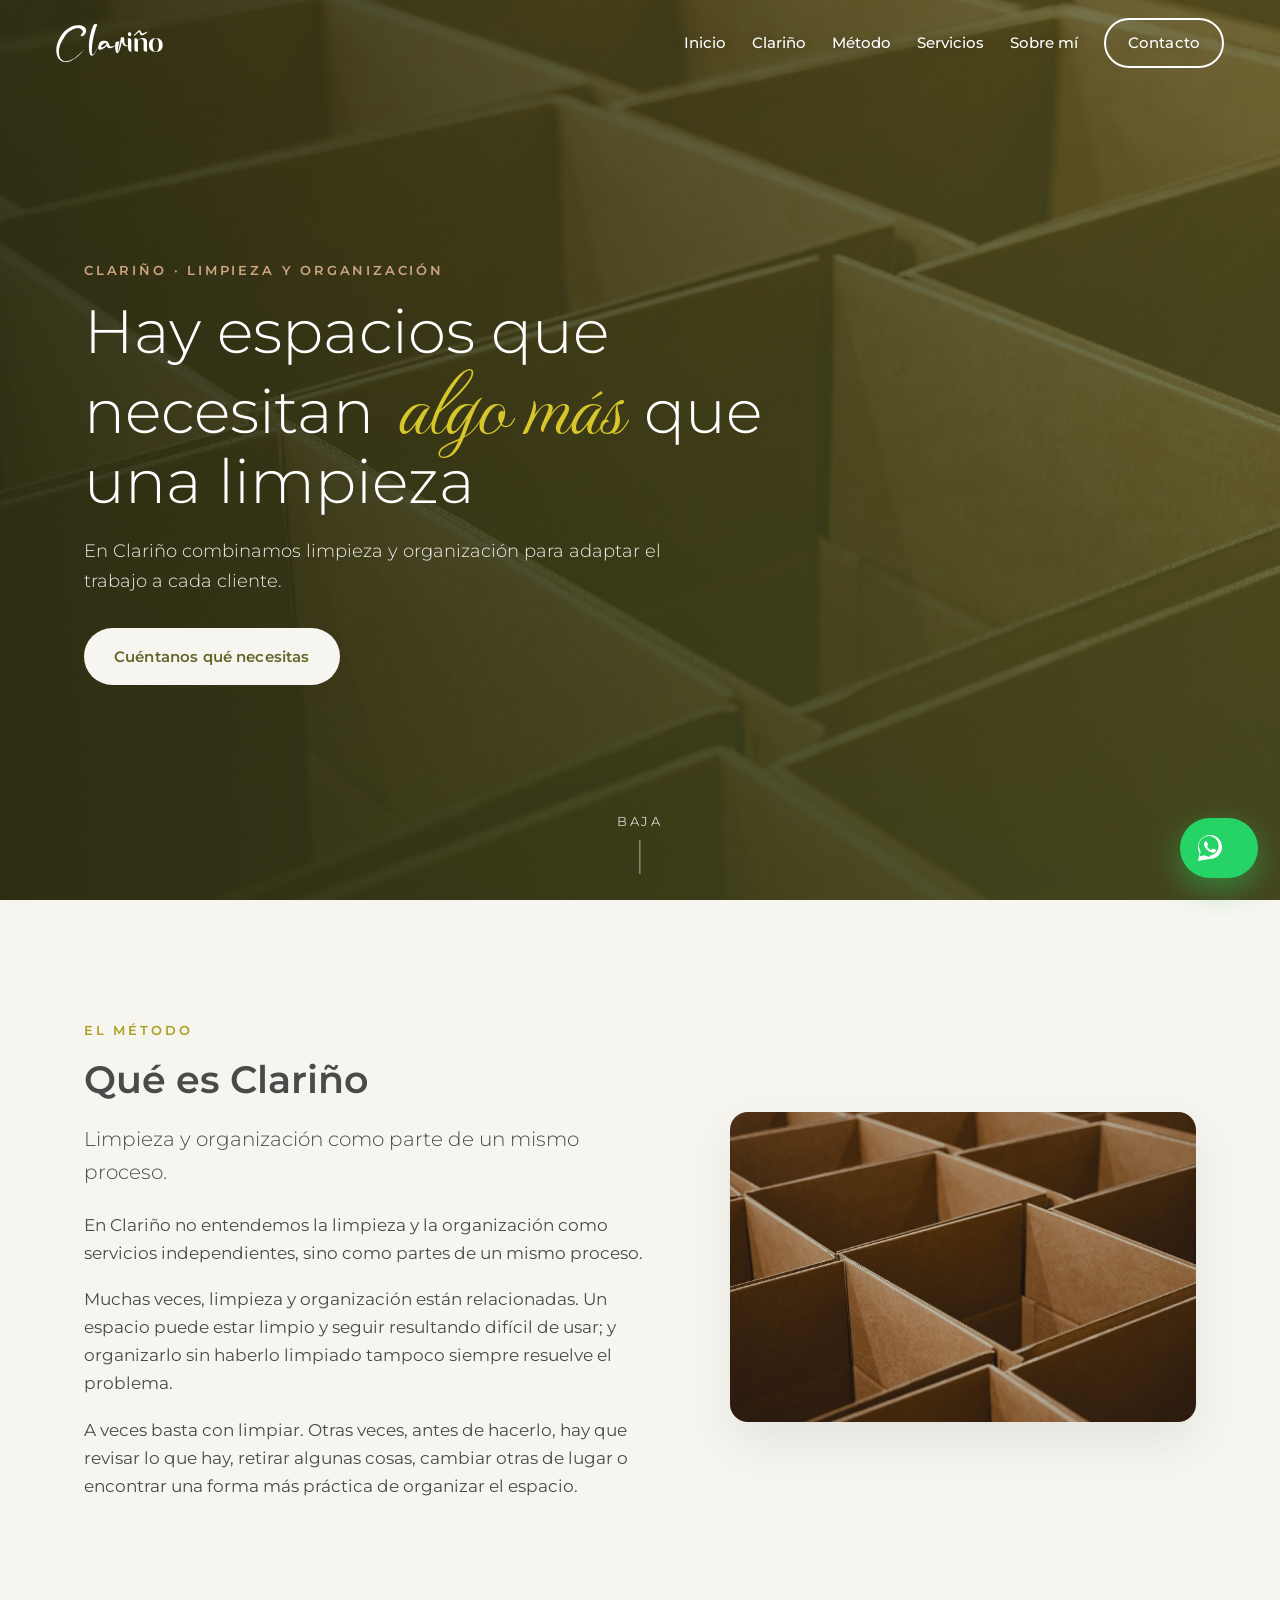
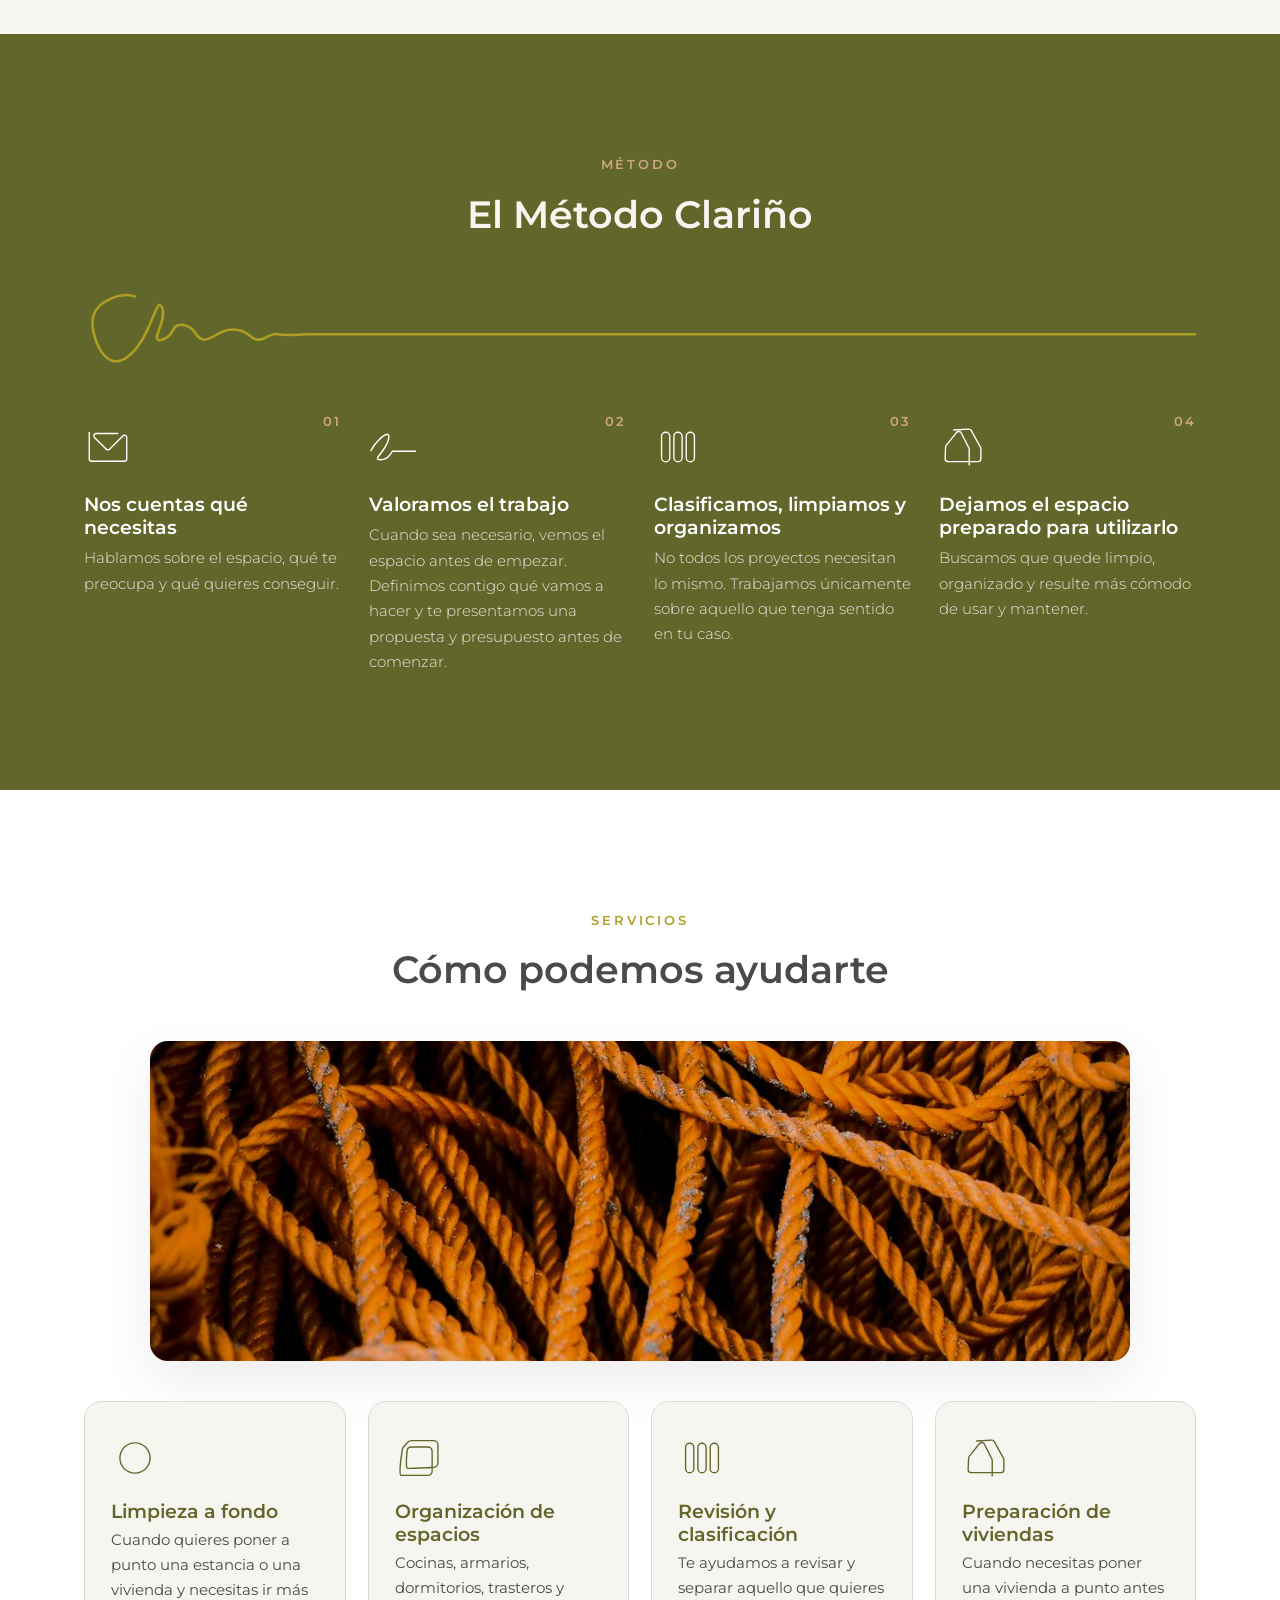
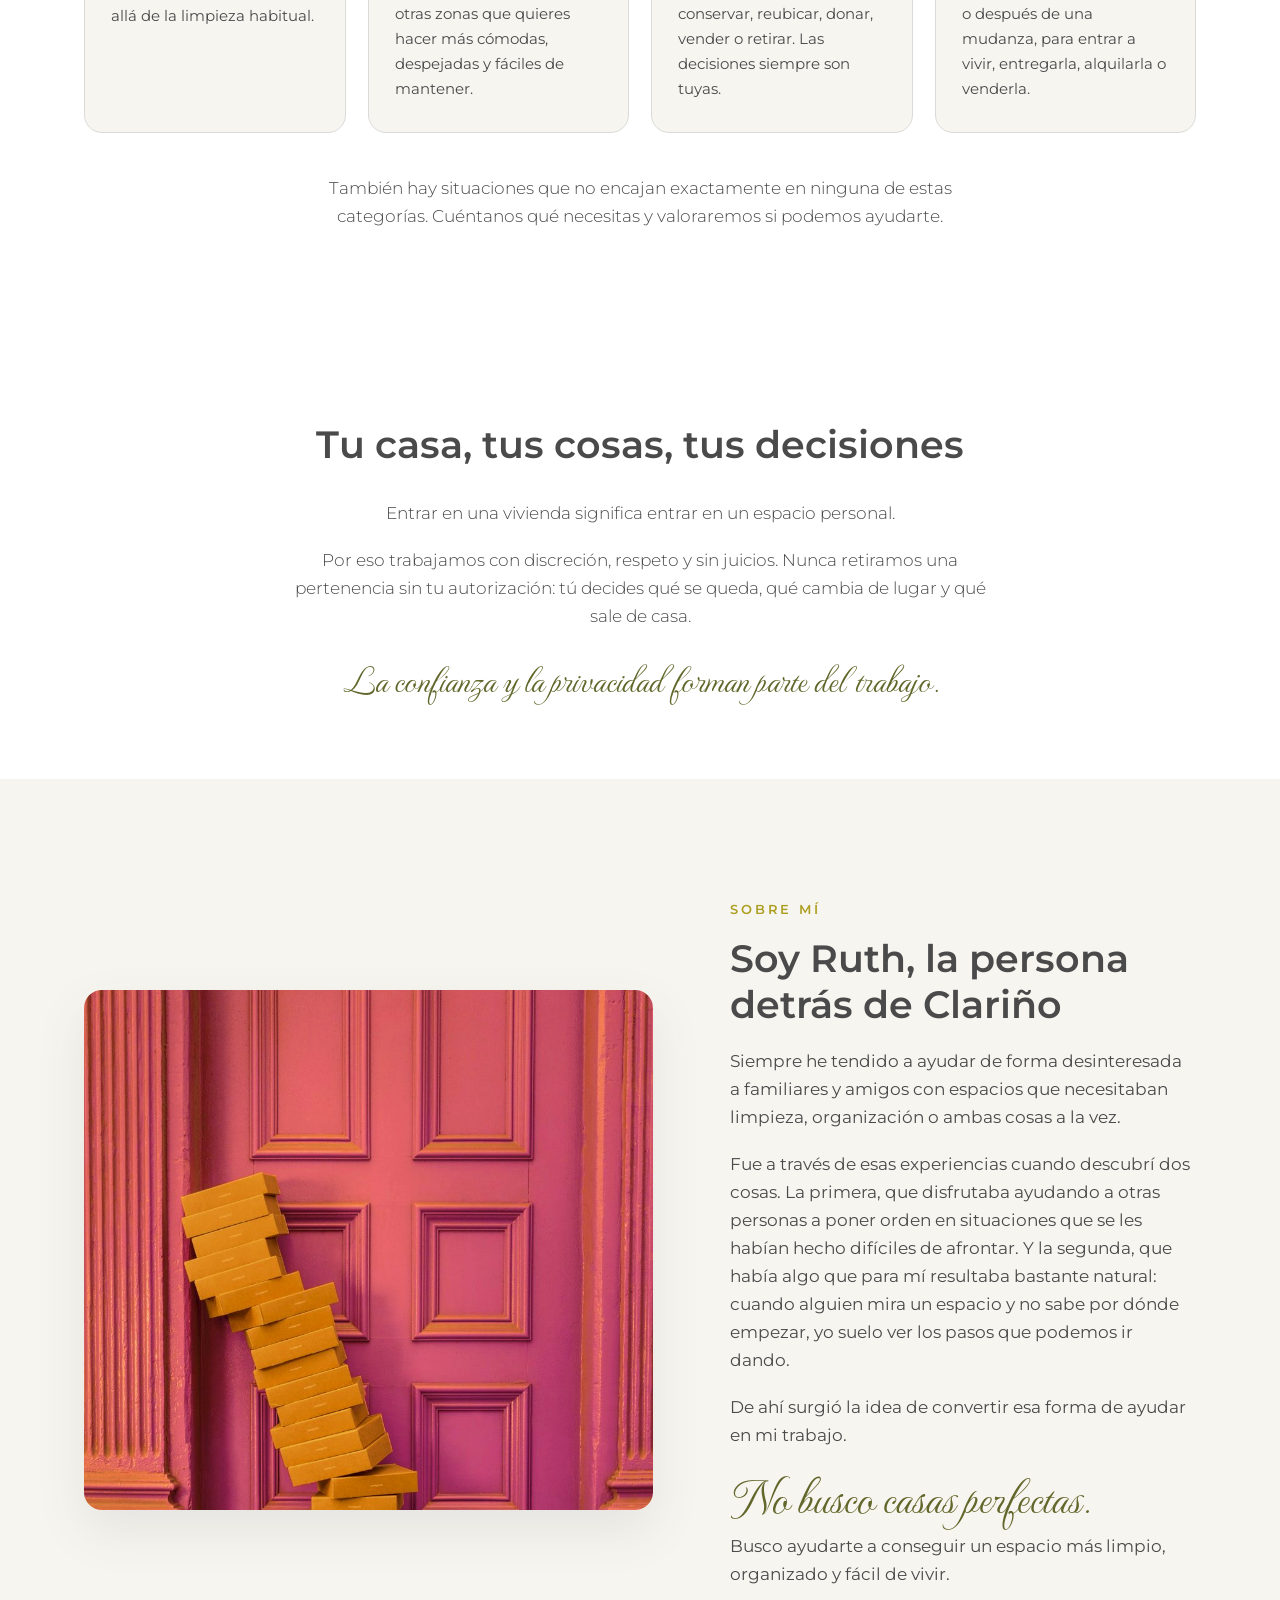
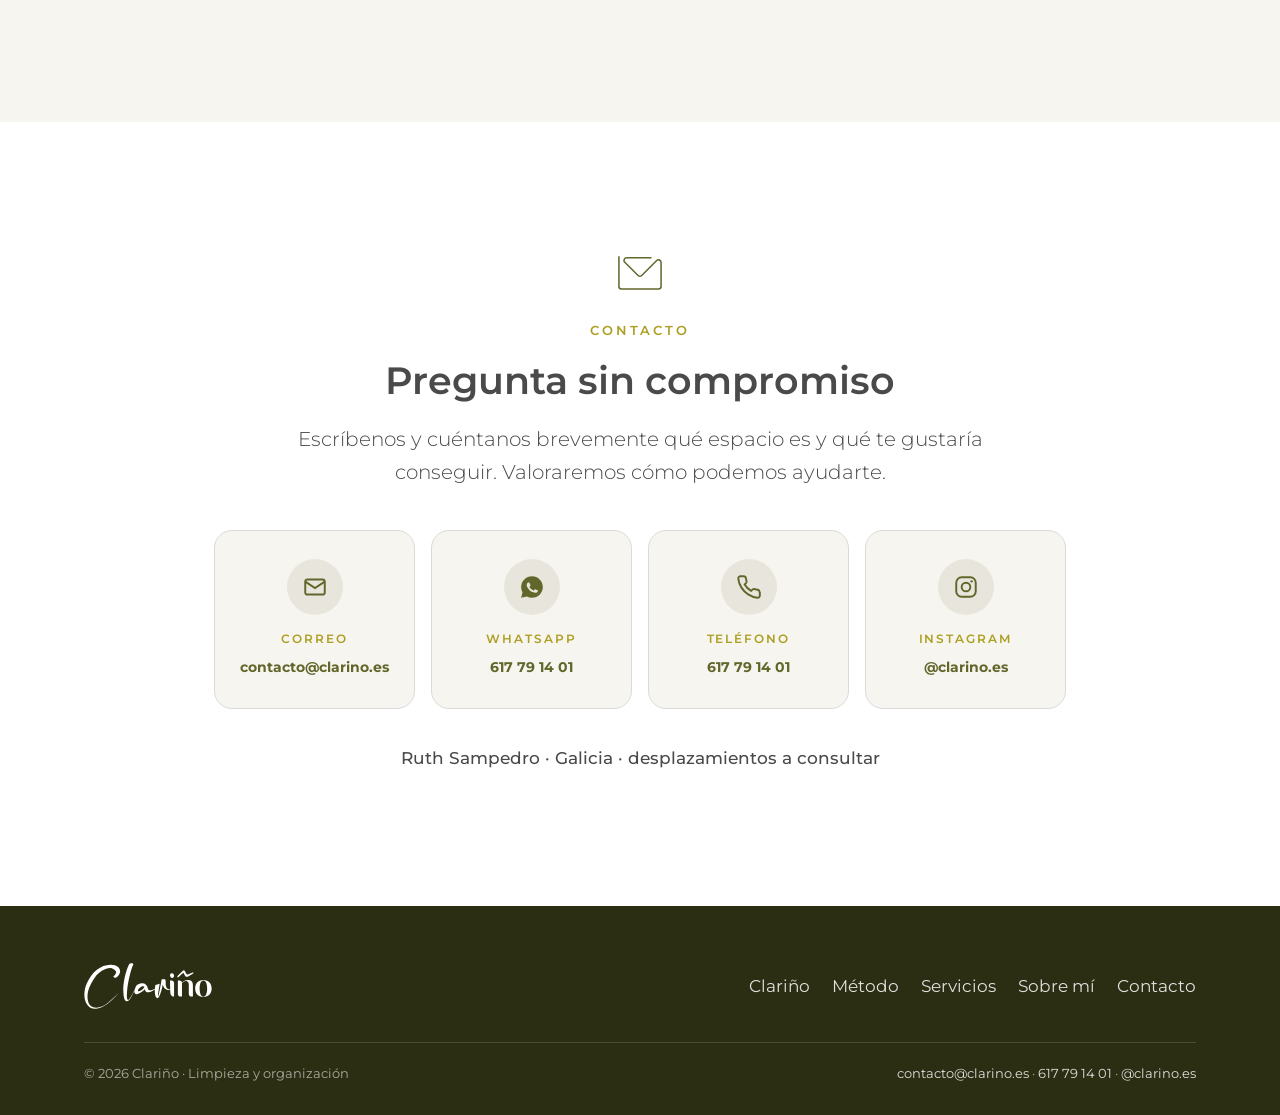
<file: index.html>
<!DOCTYPE html>
<html lang="es">
<head>
  <meta charset="UTF-8" />
  <meta name="viewport" content="width=device-width, initial-scale=1.0" />
  <title>Clariño — Limpieza y organización</title>
  <meta name="description" content="Hay espacios que necesitan algo más que una limpieza. En Clariño combinamos limpieza y organización y adaptamos el trabajo a lo que necesita cada cliente: limpieza a fondo, clasificación de pertenencias y organización de una zona concreta o de una vivienda completa." />
  <link rel="canonical" href="https://clarino.es/" />

  <!-- Open Graph -->
  <meta property="og:type" content="website" />
  <meta property="og:site_name" content="Clariño" />
  <meta property="og:title" content="Clariño — Hay espacios que necesitan algo más que una limpieza" />
  <meta property="og:description" content="Limpieza y organización en un mismo proceso, adaptado a lo que necesita cada cliente. Desde un armario hasta una vivienda completa." />
  <meta property="og:url" content="https://clarino.es/" />
  <meta property="og:locale" content="es_ES" />
  <meta property="og:image" content="https://clarino.es/assets/og-image.jpg" />
  <meta property="og:image:secure_url" content="https://clarino.es/assets/og-image.jpg" />
  <meta property="og:image:type" content="image/jpeg" />
  <meta property="og:image:width" content="1200" />
  <meta property="og:image:height" content="630" />
  <meta property="og:image:alt" content="Clariño — Limpieza y organización" />

  <!-- Twitter Card -->
  <meta name="twitter:card" content="summary_large_image" />
  <meta name="twitter:title" content="Clariño — Hay espacios que necesitan algo más que una limpieza" />
  <meta name="twitter:description" content="Limpieza y organización en un mismo proceso, adaptado a lo que necesita cada cliente." />
  <meta name="twitter:image" content="https://clarino.es/assets/og-image.jpg" />
  <meta name="twitter:image:alt" content="Clariño — Limpieza y organización" />

  <meta name="theme-color" content="#61672A" />
  <meta name="author" content="Clariño" />

  <link rel="icon" href="assets/favicon.png" type="image/png" />
  <link rel="apple-touch-icon" href="assets/favicon.png" />

  <link rel="preconnect" href="https://fonts.googleapis.com" />
  <link rel="preconnect" href="https://fonts.gstatic.com" crossorigin />
  <link href="https://fonts.googleapis.com/css2?family=MonteCarlo&family=Montserrat:wght@300;400;500;600;700&display=swap" rel="stylesheet" />
  <link rel="stylesheet" href="assets/styles.css?v=3" />
</head>
<body>

  <!-- ============ HEADER ============ -->
  <header class="site-header" id="header">
    <a href="#inicio" class="logo" aria-label="Clariño — inicio">
      <img class="logo-white" src="assets/logo-clarino-white.svg" alt="Clariño" />
      <img class="logo-dark"  src="assets/logo-clarino-oliva.svg" alt="Clariño" />
    </a>

    <nav class="nav" id="nav">
      <a href="#inicio">Inicio</a>
      <a href="#clarino">Clariño</a>
      <a href="#metodo">Método</a>
      <a href="#servicios">Servicios</a>
      <a href="#sobre-mi">Sobre mí</a>
      <a href="#contacto" class="btn btn--ghost">Contacto</a>
    </nav>

    <button class="nav-toggle" id="navToggle" aria-label="Abrir menú" aria-expanded="false">
      <span></span><span></span><span></span>
    </button>
  </header>

  <!-- ============ INICIO ============ -->
  <section class="hero" id="inicio">
    <div class="hero__bg"></div>
    <div class="container hero__inner">
      <span class="eyebrow eyebrow--light">Clariño · Limpieza y organización</span>
      <h1>Hay espacios que necesitan <em class="script">algo más</em> que una limpieza</h1>
      <p>En Clariño combinamos limpieza y organización para adaptar el trabajo a cada cliente.</p>
      <div class="hero__cta">
        <a href="#contacto" class="btn btn--light">Cuéntanos qué necesitas</a>
      </div>
    </div>
    <div class="hero__scroll">baja</div>
  </section>

  <!-- ============ QUÉ ES CLARIÑO ============ -->
  <section class="section" id="clarino">
    <div class="container split">
      <div class="reveal">
        <span class="eyebrow">El método</span>
        <h2>Qué es Clariño</h2>
        <p class="lead">Limpieza y organización como parte de un mismo proceso.</p>
        <p>En Clariño no entendemos la limpieza y la organización como servicios independientes, sino como partes de un mismo proceso.</p>
        <p>Muchas veces, limpieza y organización están relacionadas. Un espacio puede estar limpio y seguir resultando difícil de usar; y organizarlo sin haberlo limpiado tampoco siempre resuelve el problema.</p>
        <p>A veces basta con limpiar. Otras veces, antes de hacerlo, hay que revisar lo que hay, retirar algunas cosas, cambiar otras de lugar o encontrar una forma más práctica de organizar el espacio.</p>
      </div>
      <div class="reveal split__media">
        <img src="assets/photos/foto-caixas-verdes.jpg" alt="Cajas de organización ordenadas" loading="lazy" />
      </div>
    </div>
  </section>

  <!-- ============ MÉTODO ============ -->
  <section class="section section--oliva" id="metodo">
    <div class="container">
      <div class="reveal section-head">
        <span class="eyebrow eyebrow--light">Método</span>
        <h2>El Método Clariño</h2>
      </div>

      <svg class="lazo" id="lazo" viewBox="110 20 1830 140" preserveAspectRatio="xMinYMid meet" role="presentation" aria-hidden="true">
        <path d="M193.204 37.3019C174.592 29.2978 133.518 42.7446 125.495 68.6778C117.473 94.611 142.503 167.289 181.973 136.553C221.443 105.817 228.822 32.8201 238.449 55.2316C248.076 77.643 215.024 114.782 238.449 108.379C261.874 101.975 251.285 81.4849 273.106 84.0462C294.927 86.6075 293.001 108.379 307.762 108.379C322.524 108.379 335.359 88.8487 360.389 92.0503C385.419 95.2519 382.21 108.379 396.65 108.379C411.09 108.379 414.941 96.8527 428.74 99.414C439.778 101.463 466.07 100.268 477.837 99.414L1939 99.414" pathLength="1" />
      </svg>

      <ol class="steps steps--4">
        <li class="step reveal">
          <img class="step__ico" src="assets/icons/contacto-blanco.svg" alt="" />
          <span class="step__n">01</span>
          <h3>Nos cuentas qué necesitas</h3>
          <p>Hablamos sobre el espacio, qué te preocupa y qué quieres conseguir.</p>
        </li>
        <li class="step reveal">
          <img class="step__ico" src="assets/icons/proceso-blanco.svg" alt="" />
          <span class="step__n">02</span>
          <h3>Valoramos el trabajo</h3>
          <p>Cuando sea necesario, vemos el espacio antes de empezar. Definimos contigo qué vamos a hacer y te presentamos una propuesta y presupuesto antes de comenzar.</p>
        </li>
        <li class="step reveal">
          <img class="step__ico" src="assets/icons/clasificar-blanco.svg" alt="" />
          <span class="step__n">03</span>
          <h3>Clasificamos, limpiamos y organizamos</h3>
          <p>No todos los proyectos necesitan lo mismo. Trabajamos únicamente sobre aquello que tenga sentido en tu caso.</p>
        </li>
        <li class="step reveal">
          <img class="step__ico" src="assets/icons/casas-blanco.svg" alt="" />
          <span class="step__n">04</span>
          <h3>Dejamos el espacio preparado para utilizarlo</h3>
          <p>Buscamos que quede limpio, organizado y resulte más cómodo de usar y mantener.</p>
        </li>
      </ol>
    </div>
  </section>

  <!-- ============ SERVICIOS ============ -->
  <section class="section section--alt" id="servicios">
    <div class="container">
      <div class="reveal section-head">
        <span class="eyebrow">Servicios</span>
        <h2>Cómo podemos ayudarte</h2>
      </div>

      <div class="reveal services-hero">
        <img src="assets/photos/foto-corda.jpg" alt="Cuerda naranja desenredándose" loading="lazy" />
      </div>

      <div class="grid-4">
        <article class="card reveal">
          <img class="card__ico" src="assets/icons/orden-oliva.svg" alt="" />
          <h3>Limpieza a fondo</h3>
          <p>Cuando quieres poner a punto una estancia o una vivienda y necesitas ir más allá de la limpieza habitual.</p>
        </article>
        <article class="card reveal">
          <img class="card__ico" src="assets/icons/cajas-oliva.svg" alt="" />
          <h3>Organización de espacios</h3>
          <p>Cocinas, armarios, dormitorios, trasteros y otras zonas que quieres hacer más cómodas, despejadas y fáciles de mantener.</p>
        </article>
        <article class="card reveal">
          <img class="card__ico" src="assets/icons/clasificar-oliva.svg" alt="" />
          <h3>Revisión y clasificación</h3>
          <p>Te ayudamos a revisar y separar aquello que quieres conservar, reubicar, donar, vender o retirar. Las decisiones siempre son tuyas.</p>
        </article>
        <article class="card reveal">
          <img class="card__ico" src="assets/icons/casas-oliva.svg" alt="" />
          <h3>Preparación de viviendas</h3>
          <p>Cuando necesitas poner una vivienda a punto antes o después de una mudanza, para entrar a vivir, entregarla, alquilarla o venderla.</p>
        </article>
      </div>

      <p class="services-note reveal">También hay situaciones que no encajan exactamente en ninguna de estas categorías. Cuéntanos qué necesitas y valoraremos si podemos ayudarte.</p>
    </div>
  </section>

  <!-- ============ CONFIANZA ============ -->
  <section class="section section--alt section--tight" id="confianza">
    <div class="container trust reveal">
      <h2>Tu casa, tus cosas, tus decisiones</h2>
      <p>Entrar en una vivienda significa entrar en un espacio personal.</p>
      <p>Por eso trabajamos con discreción, respeto y sin juicios. Nunca retiramos una pertenencia sin tu autorización: tú decides qué se queda, qué cambia de lugar y qué sale de casa.</p>
      <p class="trust__close">La confianza y la privacidad forman parte del trabajo.</p>
    </div>
  </section>

  <!-- ============ SOBRE MÍ ============ -->
  <section class="section" id="sobre-mi">
    <div class="container split split--about">
      <div class="reveal split__media">
        <img src="assets/photos/foto-corda2.jpg" alt="Puerta con una pila de libros apoyada" loading="lazy" />
      </div>
      <div class="reveal">
        <span class="eyebrow">Sobre mí</span>
        <h2>Soy Ruth, la persona detrás de Clariño</h2>
        <p>Siempre he tendido a ayudar de forma desinteresada a familiares y amigos con espacios que necesitaban limpieza, organización o ambas cosas a la vez.</p>
        <p>Fue a través de esas experiencias cuando descubrí dos cosas. La primera, que disfrutaba ayudando a otras personas a poner orden en situaciones que se les habían hecho difíciles de afrontar. Y la segunda, que había algo que para mí resultaba bastante natural: cuando alguien mira un espacio y no sabe por dónde empezar, yo suelo ver los pasos que podemos ir dando.</p>
        <p>De ahí surgió la idea de convertir esa forma de ayudar en mi trabajo.</p>
        <p class="script-quote">No busco casas perfectas.</p>
        <p>Busco ayudarte a conseguir un espacio más limpio, organizado y fácil de vivir.</p>
      </div>
    </div>
  </section>

  <!-- ============ CONTACTO ============ -->
  <section class="section section--alt" id="contacto">
    <div class="container contact-simple reveal">
      <img class="contact-simple__ico" src="assets/icons/contacto-oliva.svg" alt="" />
      <span class="eyebrow">Contacto</span>
      <h2>Pregunta sin compromiso</h2>
      <p class="lead">Escríbenos y cuéntanos brevemente qué espacio es y qué te gustaría conseguir. Valoraremos cómo podemos ayudarte.</p>

      <div class="contact-methods contact-methods--4">
        <a class="contact-method" href="mailto:contacto@clarino.es">
          <span class="contact-method__ico" aria-hidden="true">
            <svg viewBox="0 0 24 24" fill="none" stroke="currentColor" stroke-width="1.8"><rect x="3" y="5" width="18" height="14" rx="2"/><path d="M3 7l9 6 9-6"/></svg>
          </span>
          <span class="contact-method__label">Correo</span>
          <strong>contacto@clarino.es</strong>
        </a>

        <a class="contact-method" href="https://wa.me/34617791401?text=Hola%2C%20quiero%20informaci%C3%B3n%20sobre%20Clari%C3%B1o" target="_blank" rel="noopener">
          <span class="contact-method__ico" aria-hidden="true">
            <svg viewBox="0 0 24 24" fill="currentColor"><path d="M12.01 2C6.5 2 2 6.48 2 12c0 1.77.46 3.45 1.28 4.95L2 22l5.2-1.24A9.9 9.9 0 0012 22c5.52 0 10-4.48 10-10S17.53 2 12.01 2zm5.2 14.13c-.22.62-1.27 1.18-1.75 1.22-.47.05-.9.23-3.02-.63-2.55-1.03-4.16-3.66-4.28-3.83-.13-.17-1.03-1.37-1.03-2.61 0-1.24.65-1.85.88-2.1.23-.25.5-.31.67-.31l.48.01c.16.01.37-.06.58.44.22.53.73 1.84.8 1.97.06.13.11.29.02.46-.09.17-.13.29-.26.44l-.39.46c-.13.13-.26.28-.11.53.15.25.66 1.09 1.42 1.77.98.87 1.8 1.14 2.05 1.27.25.13.4.11.54-.06.14-.17.62-.72.79-.97.17-.25.34-.21.57-.13.23.09 1.46.69 1.71.82.25.13.42.19.48.29.06.11.06.62-.16 1.24z"/></svg>
          </span>
          <span class="contact-method__label">WhatsApp</span>
          <strong>617 79 14 01</strong>
        </a>

        <a class="contact-method" href="tel:+34617791401">
          <span class="contact-method__ico" aria-hidden="true">
            <svg viewBox="0 0 24 24" fill="none" stroke="currentColor" stroke-width="1.8"><path d="M22 16.9v3a2 2 0 01-2.2 2 19.8 19.8 0 01-8.6-3.1 19.5 19.5 0 01-6-6 19.8 19.8 0 01-3.1-8.6A2 2 0 014.1 2h3a2 2 0 012 1.7c.1.9.3 1.8.6 2.6a2 2 0 01-.5 2.1L8 9.6a16 16 0 006 6l1.2-1.2a2 2 0 012.1-.5c.8.3 1.7.5 2.6.6a2 2 0 011.7 2z"/></svg>
          </span>
          <span class="contact-method__label">Teléfono</span>
          <strong>617 79 14 01</strong>
        </a>

        <a class="contact-method" href="https://www.instagram.com/clarino.es/" target="_blank" rel="noopener">
          <span class="contact-method__ico" aria-hidden="true">
            <svg viewBox="0 0 24 24" fill="none" stroke="currentColor" stroke-width="1.8"><rect x="3" y="3" width="18" height="18" rx="5"/><circle cx="12" cy="12" r="4"/><circle cx="17.2" cy="6.8" r="1.1" fill="currentColor" stroke="none"/></svg>
          </span>
          <span class="contact-method__label">Instagram</span>
          <strong>@clarino.es</strong>
        </a>
      </div>

      <p class="contact-zona">Ruth Sampedro · Galicia · desplazamientos a consultar</p>
    </div>
  </section>

  <!-- ============ FOOTER ============ -->
  <footer class="site-footer">
    <div class="container">
      <div class="foot-grid">
        <img src="assets/logo-clarino-white.svg" alt="Clariño" />
        <nav class="foot-nav">
          <a href="#clarino">Clariño</a>
          <a href="#metodo">Método</a>
          <a href="#servicios">Servicios</a>
          <a href="#sobre-mi">Sobre mí</a>
          <a href="#contacto">Contacto</a>
        </nav>
      </div>
      <div class="legal">
        <span>&copy; <span id="year"></span> Clariño · Limpieza y organización</span>
        <span><a href="mailto:contacto@clarino.es">contacto@clarino.es</a> · <a href="tel:+34617791401">617 79 14 01</a> · <a href="https://www.instagram.com/clarino.es/" target="_blank" rel="noopener">@clarino.es</a></span>
      </div>
    </div>
  </footer>

  <!-- ============ BOTÓN WHATSAPP ============ -->
  <a class="wa-float wa-float__pulse"
     href="https://wa.me/34617791401?text=Hola%2C%20quiero%20informaci%C3%B3n%20sobre%20Clari%C3%B1o"
     target="_blank" rel="noopener"
     aria-label="Escríbenos por WhatsApp">
    <span class="wa-float__icon" aria-hidden="true">
      <svg viewBox="0 0 32 32"><path d="M16.01 3C9.38 3 4 8.37 4 15c0 2.1.55 4.16 1.6 5.98L4 29l8.23-1.56A11.9 11.9 0 0016 27c6.63 0 12-5.37 12-12S22.64 3 16.01 3zm0 21.82c-1.78 0-3.53-.48-5.05-1.38l-.36-.21-4.88.92.93-4.76-.24-.38a9.8 9.8 0 01-1.5-5.23c0-5.43 4.42-9.85 9.86-9.85 2.63 0 5.1 1.03 6.96 2.89a9.78 9.78 0 012.88 6.96c0 5.44-4.42 9.85-9.6 9.85zm5.4-7.38c-.3-.15-1.75-.86-2.02-.96-.27-.1-.47-.15-.67.15-.2.3-.77.96-.94 1.16-.17.2-.35.22-.65.07-.3-.15-1.25-.46-2.38-1.47-.88-.78-1.47-1.75-1.64-2.05-.17-.3-.02-.46.13-.61.13-.13.3-.35.45-.52.15-.17.2-.3.3-.5.1-.2.05-.37-.02-.52-.07-.15-.67-1.62-.92-2.22-.24-.58-.49-.5-.67-.51l-.57-.01c-.2 0-.52.07-.8.37-.27.3-1.04 1.02-1.04 2.48 0 1.46 1.07 2.88 1.22 3.08.15.2 2.1 3.2 5.08 4.49.71.31 1.26.49 1.69.62.71.23 1.36.2 1.87.12.57-.09 1.75-.72 2-1.41.25-.69.25-1.28.17-1.41-.07-.13-.27-.2-.57-.35z"/></svg>
    </span>
    <span class="wa-float__label">Escríbenos por WhatsApp</span>
  </a>

  <script>
    // Año actual
    document.getElementById('year').textContent = new Date().getFullYear();

    // Cabecera al hacer scroll
    const header = document.getElementById('header');
    const onScroll = () => header.classList.toggle('scrolled', window.scrollY > 40);
    onScroll();
    window.addEventListener('scroll', onScroll, { passive: true });

    // Menú móvil
    const toggle = document.getElementById('navToggle');
    const nav = document.getElementById('nav');
    toggle.addEventListener('click', () => {
      const open = nav.classList.toggle('open');
      toggle.setAttribute('aria-expanded', open);
    });
    nav.querySelectorAll('a').forEach(a => a.addEventListener('click', () => {
      nav.classList.remove('open');
      toggle.setAttribute('aria-expanded', false);
    }));

    // Aparición al entrar en pantalla + dibujo del lazo
    const io = new IntersectionObserver((entries) => {
      entries.forEach(e => {
        if (e.isIntersecting) { e.target.classList.add('in'); io.unobserve(e.target); }
      });
    }, { threshold: 0.15 });
    document.querySelectorAll('.reveal, #lazo').forEach(el => io.observe(el));
  </script>
</body>
</html>
</file>
<file: assets/styles.css>
/* ============================================================
   Clariño — hoja de estilos
   Paleta y tipografía según el Manual de Marca
   ============================================================ */

:root {
  /* Colores de marca */
  --oliva:    #61672A;  /* verde oliva — color principal */
  --oliva-d:  #4b4f20;  /* oliva oscuro para hovers/fondos */
  --oliva-dd: #2c2e13;  /* oliva muy oscuro (combinaciones del manual) */
  --citrico:  #AD9F22;  /* verde cítrico — destacados */
  --amorodo:  #BA4353;  /* llamadas de acción / alertas (uso puntual) */
  --avellana: #D0A583;  /* complementaria cálida */
  --blanco:   #F7F5F0;  /* blanco cálido — fondo */
  --blanco-p: #ffffff;
  --gris-cl:  #DADADA;  /* gris claro */
  --pedra:    #4A4A4A;  /* gris pedra — texto general */

  --texto:    var(--pedra);
  --fondo:    var(--blanco);

  --maxw: 1160px;
  --radius: 18px;
  --shadow: 0 20px 50px rgba(74, 74, 74, 0.10);
  --shadow-sm: 0 8px 24px rgba(74, 74, 74, 0.08);

  --ff: "Montserrat", Arial, Helvetica, sans-serif;
  --ff-script: "MonteCarlo", "Brush Script MT", cursive;
}

* { box-sizing: border-box; }

html { scroll-behavior: smooth; scroll-padding-top: 70px; }

body {
  margin: 0;
  font-family: var(--ff);
  color: var(--texto);
  background: var(--fondo);
  font-size: 17px;
  line-height: 1.65;
  font-weight: 400;
  -webkit-font-smoothing: antialiased;
}

img { max-width: 100%; display: block; }

h1, h2, h3 {
  font-family: var(--ff);
  line-height: 1.2;
  margin: 0 0 .5em;
}
h1 { color: var(--oliva); font-weight: 700; }
h2 { color: var(--pedra); font-weight: 600; font-size: clamp(1.6rem, 3.2vw, 2.4rem); }
h3 { color: var(--oliva); font-weight: 500; font-size: 1.2rem; }

p { margin: 0 0 1.1em; }

a { color: var(--oliva); text-decoration: none; transition: color .2s ease; }
a:hover { color: var(--citrico); }

ul, ol { margin: 0; padding: 0; list-style: none; }

.container {
  width: 100%;
  max-width: var(--maxw);
  margin: 0 auto;
  padding: 0 24px;
}

.eyebrow {
  display: inline-block;
  font-size: .8rem;
  font-weight: 600;
  letter-spacing: .22em;
  text-transform: uppercase;
  color: var(--citrico);
  margin-bottom: 1rem;
}

/* Tipografía secundaria de marca: MonteCarlo para destacados */
.script {
  font-family: var(--ff-script);
  font-style: normal;
  font-weight: 400;
  letter-spacing: 0;
}
.script-quote {
  font-family: var(--ff-script);
  font-size: clamp(2rem, 4.4vw, 3rem);
  line-height: 1.2;
  color: var(--oliva);
  margin: 1.2rem 0 0;
}
.script-quote--light { color: var(--avellana); }

.section { padding: clamp(64px, 9vw, 120px) 0; }
.section--tight { padding: clamp(48px, 6vw, 80px) 0; }
.section--alt { background: var(--blanco-p); }
.section--oliva { background: var(--oliva); color: var(--blanco); }
.section--oliva h2, .section--oliva h3 { color: var(--blanco); }
.section--oliva .eyebrow { color: var(--avellana); }

.section-head { text-align: center; max-width: 760px; margin: 0 auto 3rem; }
.section-head .lead { margin: 0 auto; }

.lead {
  font-size: clamp(1.05rem, 2vw, 1.25rem);
  font-weight: 300;
  max-width: 60ch;
}

/* ---------- Botones ---------- */
.btn {
  display: inline-flex;
  align-items: center;
  gap: .5rem;
  padding: 14px 28px;
  border-radius: 999px;
  font-weight: 600;
  font-size: .95rem;
  letter-spacing: .01em;
  cursor: pointer;
  border: 2px solid transparent;
  transition: transform .18s ease, background .2s ease, color .2s ease, border-color .2s ease;
}
.btn:hover { transform: translateY(-2px); }
.btn--primary { background: var(--oliva); color: #fff; }
.btn--primary:hover { background: var(--oliva-d); color: #fff; }
.btn--ghost { border-color: currentColor; color: var(--oliva); background: transparent; }
.btn--ghost:hover { background: var(--oliva); color: #fff; border-color: var(--oliva); }
.btn--light { background: var(--blanco); color: var(--oliva); }
.btn--light:hover { background: #fff; color: var(--oliva-d); }
.btn--outline-light { border-color: rgba(255,255,255,.6); color: #fff; }
.btn--outline-light:hover { background: #fff; color: var(--oliva); }

/* ---------- Header ---------- */
.site-header {
  position: fixed;
  inset: 0 0 auto 0;
  z-index: 50;
  display: flex;
  align-items: center;
  justify-content: space-between;
  padding: 18px clamp(24px, 5vw, 56px);
  transition: background .3s ease, box-shadow .3s ease, padding .3s ease;
}
.site-header.scrolled {
  background: rgba(247, 245, 240, 0.92);
  backdrop-filter: blur(10px);
  box-shadow: var(--shadow-sm);
  padding-top: 12px;
  padding-bottom: 12px;
}
.site-header .logo img { height: 40px; width: auto; }
.logo-white { display: block; }
.logo-dark  { display: none; }
.site-header.scrolled .logo-white { display: none; }
.site-header.scrolled .logo-dark  { display: block; }

.nav { display: flex; align-items: center; gap: 26px; }
.nav a {
  color: #fff; font-weight: 500; font-size: .92rem;
  text-shadow: 0 1px 8px rgba(0,0,0,.25);
}
.nav a:hover { color: var(--avellana); }
.site-header.scrolled .nav a { color: var(--pedra); text-shadow: none; }
.site-header.scrolled .nav a:hover { color: var(--oliva); }
.nav .btn { color: #fff; padding: 11px 22px; }
.site-header.scrolled .nav .btn--ghost { color: var(--oliva); }
.site-header.scrolled .nav .btn--ghost:hover { color: #fff; }

.nav-toggle { display: none; background: none; border: 0; cursor: pointer; padding: 8px; }
.nav-toggle span { display: block; width: 26px; height: 2px; background: #fff; margin: 5px 0; transition: .3s; }
.site-header.scrolled .nav-toggle span { background: var(--pedra); }

/* ---------- Hero ---------- */
.hero {
  position: relative;
  min-height: 100svh;
  display: flex;
  align-items: center;
  color: #fff;
  overflow: hidden;
}
.hero__bg {
  position: absolute; inset: 0;
  background: url("photos/hero-cajas.jpg") center/cover no-repeat;
  transform: scale(1.05);
}
.hero__bg::after {
  content: "";
  position: absolute; inset: 0;
  background:
    linear-gradient(to right, rgba(44,46,19,.88), rgba(97,103,42,.5)),
    linear-gradient(to top, rgba(40,42,18,.7), rgba(40,42,18,.1));
}
.hero__inner { position: relative; z-index: 2; padding: 130px 24px 90px; }
.eyebrow--light { color: var(--avellana); }
.hero h1 {
  color: #fff;
  font-size: clamp(2rem, 5vw, 3.8rem);
  font-weight: 300;
  line-height: 1.15;
  max-width: 17ch;
  margin-bottom: 1.2rem;
}
.hero h1 .script {
  color: var(--citrico);
  font-size: 1.45em;
  line-height: .8;
  padding: 0 .06em;
  filter: brightness(1.25);
}
.hero p { max-width: 50ch; font-weight: 300; font-size: 1.15rem; color: rgba(255,255,255,.92); }
.hero__claim { max-width: 46ch; font-weight: 600; color: #fff; }
.hero__cta { display: flex; flex-wrap: wrap; gap: 14px; margin-top: 2rem; }
.hero__scroll {
  position: absolute; bottom: 26px; left: 50%; transform: translateX(-50%);
  z-index: 2; color: rgba(255,255,255,.8); font-size: .8rem; letter-spacing: .2em;
  text-transform: uppercase; display: flex; flex-direction: column; align-items: center; gap: 8px;
}
.hero__scroll::after { content: ""; width: 1px; height: 34px; background: rgba(255,255,255,.6); animation: scrollpulse 2s infinite; }
@keyframes scrollpulse { 0%,100%{opacity:.3; transform:scaleY(.6)} 50%{opacity:1; transform:scaleY(1)} }

/* ---------- Lazo: línea-nudo que se deshace ---------- */
.lazo { width: 100%; height: auto; display: block; margin: 0 0 1rem; overflow: visible; }
.lazo path {
  fill: none; stroke: var(--citrico); stroke-width: 2.5; stroke-linecap: round;
  vector-effect: non-scaling-stroke;
  stroke-dasharray: 1; stroke-dashoffset: 1;
}
.lazo.in path { animation: draw 3s ease forwards; }
@keyframes draw { to { stroke-dashoffset: 0; } }

/* ---------- Qué es / split ---------- */
.split { display: grid; grid-template-columns: 1.1fr .9fr; gap: clamp(32px, 6vw, 80px); align-items: center; }
.split--top { align-items: start; }
.split img { border-radius: var(--radius); box-shadow: var(--shadow); }
.split__media--small { margin-top: 2rem; }
.split__media--small img { width: 100%; height: 260px; object-fit: cover; }

/* ---------- Método ---------- */
.steps { display: grid; grid-template-columns: repeat(3, 1fr); gap: 42px 34px; margin-top: 2.5rem; }
.steps--4 { grid-template-columns: repeat(4, 1fr); gap: 42px 28px; }
.step { position: relative; padding-top: 4px; }
.step__ico { width: 64px; height: 64px; margin: 0 0 14px -8px; }
.step__n { position: absolute; top: 0; right: 0; font-size: .8rem; font-weight: 600; letter-spacing: .15em; color: var(--avellana); }
.step h3 { color: #fff; margin-bottom: .35em; font-weight: 600; }
.step p { color: rgba(255,255,255,.85); font-size: .96rem; font-weight: 300; margin-bottom: 0; }

/* ---------- Tarjetas ---------- */
.grid-4 { display: grid; grid-template-columns: repeat(4, 1fr); gap: 22px; }
.card {
  background: var(--blanco);
  border: 1px solid var(--gris-cl);
  border-radius: var(--radius);
  padding: 30px 26px;
  transition: transform .25s ease, box-shadow .25s ease, border-color .25s ease;
}
.card:hover { transform: translateY(-6px); box-shadow: var(--shadow); border-color: var(--avellana); }
.card__ico { width: 64px; height: 64px; margin: -6px 0 10px -8px; }
.card h3 { font-weight: 600; margin-bottom: .2em; }
.card__sub { font-size: .72rem; font-weight: 600; letter-spacing: .14em; text-transform: uppercase; color: var(--citrico); margin-bottom: .9em; }
.card p:last-child { margin-bottom: 0; font-size: .96rem; }

/* ---------- Servicios: nota final ---------- */
.services-note {
  max-width: 62ch; margin: 2.6rem auto 0; text-align: center;
  font-weight: 300; color: var(--pedra);
}

/* ---------- Servicios: imagen cuerda (encima de las tarjetas) ---------- */
.services-hero { margin: 0 auto 2.5rem; max-width: 980px; }
.services-hero img { border-radius: var(--radius); box-shadow: var(--shadow); width: 100%; height: 320px; object-fit: cover; display: block; }

/* ---------- Puede que Clariño sea para ti (legacy, por si vuelve) ---------- */
.fit { display: grid; grid-template-columns: .9fr 1.1fr; gap: clamp(32px, 6vw, 72px); align-items: center; }
.fit__media img { border-radius: var(--radius); box-shadow: var(--shadow); width: 100%; height: 420px; object-fit: cover; }
.fit__list { margin: 1.6rem 0 0; display: grid; gap: 14px; }
.fit__list li { position: relative; padding-left: 34px; }
.fit__list li::before {
  content: ""; position: absolute; left: 0; top: .7em; width: 18px; height: 2px; background: var(--citrico);
}
.fit__close { margin: 1.8rem 0 1.6rem; font-weight: 600; color: var(--oliva); }

/* ---------- Tu casa, tus cosas, tus decisiones ---------- */
.trust { max-width: 760px; text-align: center; }
.trust h2 { margin-bottom: .8em; }
.trust p { font-weight: 300; }
.trust__close {
  margin: 1.6rem 0 0; font-family: var(--ff-script); font-size: clamp(1.7rem, 3.4vw, 2.3rem);
  line-height: 1.25; color: var(--oliva); font-weight: 400;
}

/* ---------- Sobre mí ---------- */
.split--about .split__media img { width: 100%; height: 520px; object-fit: cover; }
.split--about .script-quote { margin-bottom: .4rem; }

/* ---------- Contacto ---------- */
.contact-simple { text-align: center; max-width: 900px; }
.contact-simple__ico { width: 72px; height: 72px; margin: 0 auto 6px; }
.contact-simple .lead { margin: 0 auto 2.6rem; }
.contact-methods {
  display: grid; grid-template-columns: repeat(3, 1fr); gap: 20px; margin: 0 auto;
}
.contact-methods--4 { grid-template-columns: repeat(4, 1fr); gap: 16px; }
.contact-methods--4 .contact-method { padding: 28px 12px; }
.contact-methods--4 .contact-method strong { font-size: .9rem; overflow-wrap: anywhere; }
.contact-method {
  display: flex; flex-direction: column; align-items: center; gap: 6px;
  padding: 30px 18px; border-radius: var(--radius);
  background: var(--blanco); border: 1px solid var(--gris-cl); color: var(--pedra);
  transition: transform .25s ease, box-shadow .25s ease, border-color .25s ease;
}
.contact-method:hover { transform: translateY(-6px); box-shadow: var(--shadow); border-color: var(--avellana); color: var(--pedra); }
.contact-method__ico {
  width: 56px; height: 56px; border-radius: 50%; display: grid; place-items: center;
  background: rgba(97,103,42,.10); color: var(--oliva); margin-bottom: 8px;
}
.contact-method__ico svg { width: 26px; height: 26px; }
.contact-method__label {
  font-size: .78rem; font-weight: 600; letter-spacing: .16em; text-transform: uppercase; color: var(--citrico);
}
.contact-method strong { color: var(--oliva); font-size: .98rem; word-break: break-word; }
.contact-zona { margin-top: 2.2rem; color: var(--pedra); font-weight: 500; }

/* ---------- Footer ---------- */
.site-footer { background: var(--oliva-dd); color: rgba(255,255,255,.8); padding: 56px 0 30px; }
.site-footer .foot-grid { display: flex; justify-content: space-between; align-items: center; flex-wrap: wrap; gap: 24px; }
.site-footer img { height: 48px; width: auto; }
.foot-nav { display: flex; gap: 22px; flex-wrap: wrap; }
.site-footer a { color: rgba(255,255,255,.85); }
.site-footer a:hover { color: var(--avellana); }
.site-footer .legal { width: 100%; border-top: 1px solid rgba(255,255,255,.15); margin-top: 32px; padding-top: 20px; font-size: .82rem; color: rgba(255,255,255,.6); display: flex; justify-content: space-between; flex-wrap: wrap; gap: 10px; }

/* ---------- Botón flotante de WhatsApp ---------- */
.wa-float {
  position: fixed;
  right: 22px;
  bottom: 22px;
  z-index: 60;
  display: flex;
  align-items: center;
  gap: 0;
  height: 60px;
  padding: 0 18px 0 0;
  background: #25D366;
  color: #fff;
  border-radius: 999px;
  box-shadow: 0 10px 30px rgba(37, 211, 102, 0.45);
  overflow: hidden;
  transition: transform .2s ease, box-shadow .2s ease, gap .25s ease, padding .25s ease;
}
.wa-float:hover { transform: translateY(-3px); color: #fff; box-shadow: 0 14px 36px rgba(37, 211, 102, 0.55); }
.wa-float__icon { flex: 0 0 60px; width: 60px; height: 60px; display: grid; place-items: center; }
.wa-float__icon svg { width: 32px; height: 32px; fill: #fff; }
.wa-float__label {
  font-weight: 600; font-size: .95rem; white-space: nowrap;
  max-width: 0; opacity: 0; transition: max-width .3s ease, opacity .25s ease;
}
.wa-float:hover .wa-float__label { max-width: 220px; opacity: 1; }
.wa-float__pulse::before {
  content: ""; position: absolute; inset: 0; left: 0; width: 60px; border-radius: 50%;
  box-shadow: 0 0 0 0 rgba(37, 211, 102, .6); animation: wapulse 2.4s infinite;
}
@keyframes wapulse { 0%{box-shadow:0 0 0 0 rgba(37,211,102,.55)} 70%{box-shadow:0 0 0 16px rgba(37,211,102,0)} 100%{box-shadow:0 0 0 0 rgba(37,211,102,0)} }
@media (max-width: 560px) {
  .wa-float { right: 16px; bottom: 16px; height: 56px; padding: 0; }
  .wa-float__icon { flex-basis: 56px; width: 56px; height: 56px; }
  .wa-float__label { display: none; }
}

/* ---------- Aparición al hacer scroll ---------- */
.reveal { opacity: 0; transform: translateY(24px); transition: opacity .7s ease, transform .7s ease; }
.reveal.in { opacity: 1; transform: none; }

/* ---------- Responsive ---------- */
@media (max-width: 1100px) {
  .nav { gap: 18px; }
  .nav a { font-size: .86rem; }
  .grid-4 { grid-template-columns: 1fr 1fr; }
  .steps--4 { grid-template-columns: 1fr 1fr; }
  .contact-methods--4 { grid-template-columns: 1fr 1fr; }
}
@media (max-width: 960px) {
  .steps { grid-template-columns: 1fr 1fr; }
  .split, .fit { grid-template-columns: 1fr; }
  .split .split__media { order: -1; }
  .fit__media img { height: 300px; }
  .split--about .split__media img { height: 340px; }
  .nav { position: fixed; inset: 0 0 0 auto; width: min(80vw, 320px); flex-direction: column; justify-content: center; gap: 26px; background: var(--oliva); transform: translateX(100%); transition: transform .3s ease; box-shadow: -20px 0 60px rgba(0,0,0,.2); }
  .nav.open { transform: none; }
  .nav a, .site-header.scrolled .nav a { color: #fff; text-shadow: none; font-size: 1rem; }
  .nav .btn--ghost, .site-header.scrolled .nav .btn--ghost { color: #fff; border-color: #fff; }
  .nav-toggle { display: block; z-index: 60; }
}
@media (max-width: 600px) {
  .steps, .steps--4, .grid-4, .contact-methods, .contact-methods--4 { grid-template-columns: 1fr; }
  .hero__cta .btn { width: 100%; justify-content: center; }
  .site-header .logo img { height: 34px; }
}

@media (prefers-reduced-motion: reduce) {
  * { animation: none !important; transition: none !important; scroll-behavior: auto; }
  .reveal { opacity: 1; transform: none; }
  .lazo path { stroke-dashoffset: 0; }
}
</file>
